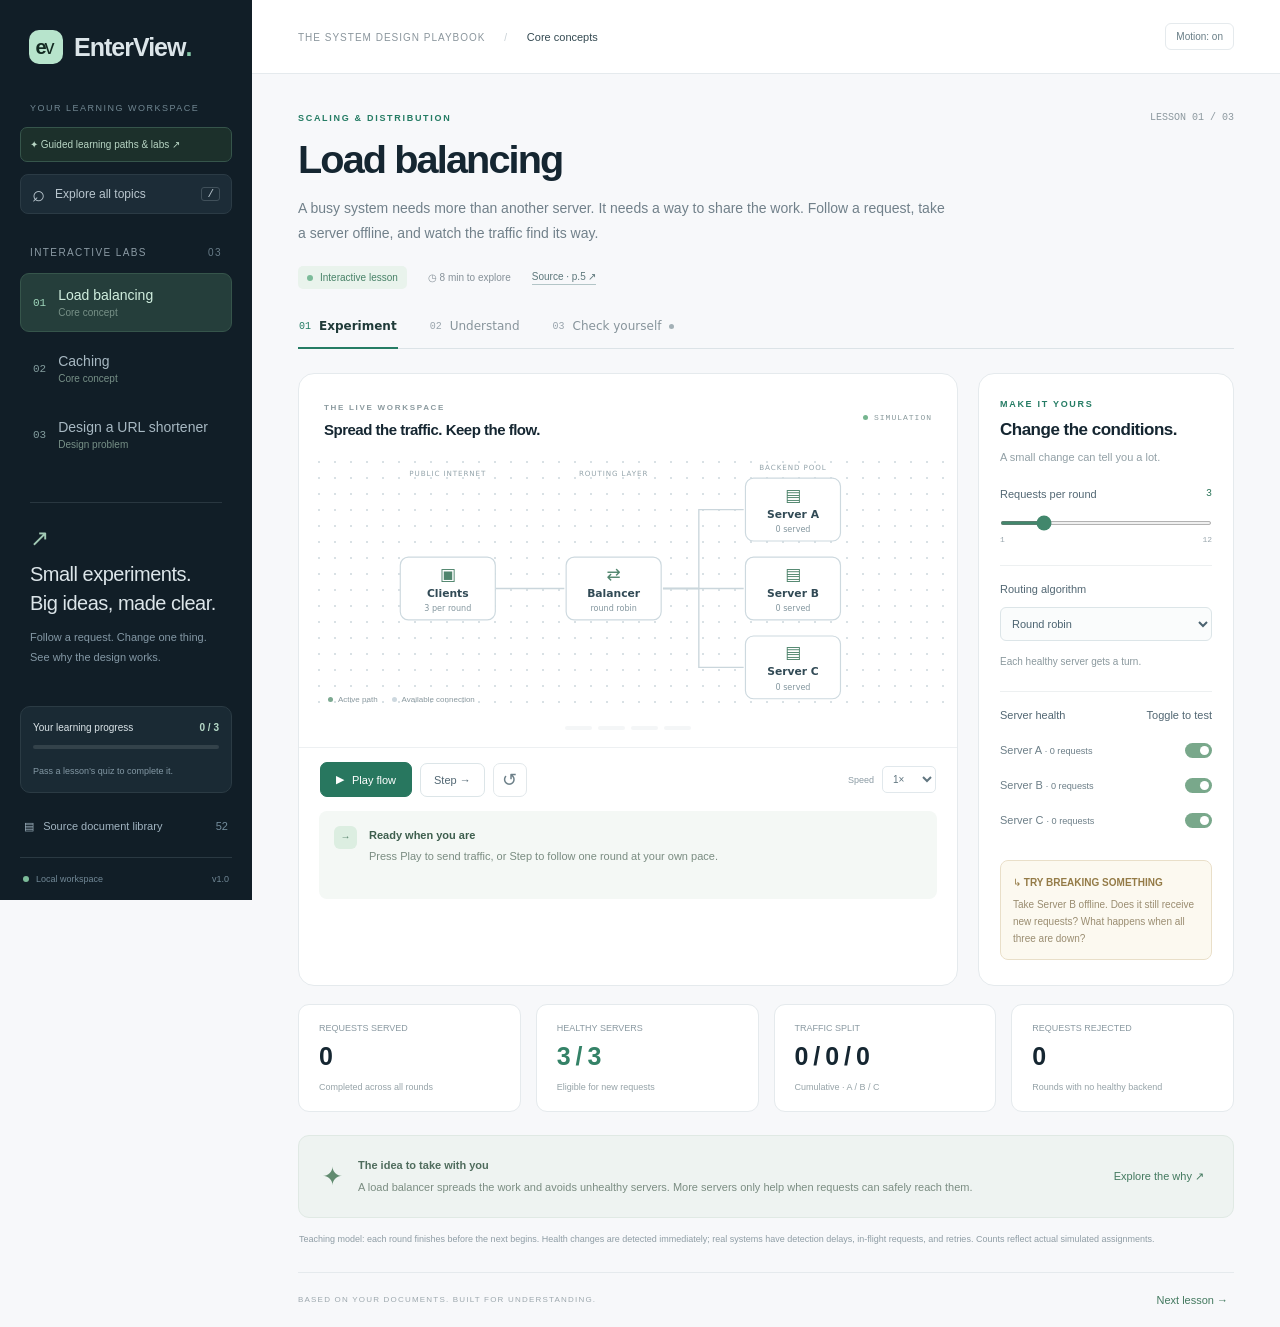
<file: index.html>
<!doctype html>
<html lang="en">
<head>
  <meta charset="utf-8">
  <meta name="viewport" content="width=device-width, initial-scale=1">
  <meta name="theme-color" content="#101820">
  <meta name="description" content="Learn system design through interactive, animated experiments based on your revision documents.">
  <title>EnterView — System design, in motion</title>
  <link rel="stylesheet" href="styles.css">
  <script src="content.js" defer></script>
  <script src="app.js" defer></script>
</head>
<body>
  <aside class="sidebar">
    <a class="brand" href="#load-balancing" aria-label="EnterView home"><span class="brand-mark">e<span>v</span></span> EnterView<span class="brand-dot">.</span></a>
    <div class="workspace-label">YOUR LEARNING WORKSPACE</div>
    <a class="knowledge-link" href="learning.html">✦ Guided learning paths & labs ↗</a>
    <button class="library-button" id="open-library"><span>⌕</span> Explore all topics <kbd>/</kbd></button>
    <div class="nav-heading">INTERACTIVE LABS <span>03</span></div>
    <nav id="lesson-nav" aria-label="Interactive lessons"></nav>
    <div class="sidebar-note"><span class="small-icon">↗</span><p>Small experiments.<br>Big ideas, made clear.</p><span>Follow a request. Change one thing.<br>See why the design works.</span></div>
    <div class="progress-card"><div><span>Your learning progress</span><strong id="progress-count">0 / 3</strong></div><div class="progress-track"><i id="progress-fill"></i></div><small>Pass a lesson’s quiz to complete it.</small></div>
    <button class="source-button" id="browse-docs">▤ &nbsp; Source document library <span>52</span></button>
    <div class="sidebar-footer"><span class="status-dot"></span> Local workspace <span>v1.0</span></div>
  </aside>
  <main>
    <header class="topbar"><span>THE SYSTEM DESIGN PLAYBOOK <span class="topbar-slash">/</span> <span id="breadcrumb">Core concepts</span></span><button class="quiet" id="motion-toggle" aria-pressed="false">Motion: on</button></header>
    <div class="page-content">
      <div class="lesson-topline"><span class="eyebrow" id="lesson-eyebrow"></span><span class="lesson-count" id="lesson-count"></span></div>
      <h1 id="lesson-title"></h1>
      <p class="intro" id="lesson-intro"></p>
      <div class="lesson-meta"><span class="pill"><span class="status-dot"></span> Interactive lesson</span><span id="lesson-time"></span><a id="source-link" target="_blank" rel="noopener">View source ↗</a></div>
      <div class="tabs" role="tablist" aria-label="Lesson sections"><button id="tab-experiment" role="tab" aria-selected="true" aria-controls="panel-experiment" data-tab="experiment">01 <span>Experiment</span></button><button id="tab-understand" role="tab" aria-selected="false" aria-controls="panel-understand" data-tab="understand">02 <span>Understand</span></button><button id="tab-check" role="tab" aria-selected="false" aria-controls="panel-check" data-tab="check">03 <span>Check yourself</span><i id="quiz-dot"></i></button></div>
      <section id="panel-experiment" role="tabpanel" aria-labelledby="tab-experiment">
        <div class="experiment-layout"><div class="lab-card"><div class="lab-heading"><div><span class="eyebrow">THE LIVE WORKSPACE</span><h2 id="diagram-title"></h2></div><span class="simulation-tag"><i></i> SIMULATION</span></div><div id="diagram" class="diagram"></div><div class="timeline" id="timeline"></div><div class="player"><button id="play" class="primary">▶ <span>Play flow</span></button><button id="step" class="secondary">Step →</button><button id="reset" class="icon-button" aria-label="Reset experiment" title="Reset experiment">↺</button><div class="player-speed"><label for="speed">Speed</label><select id="speed"><option value="1800">0.5×</option><option value="1000" selected>1×</option><option value="500">2×</option></select></div></div><div class="step-explanation" aria-live="polite" aria-atomic="true"><span id="step-number">01</span><div><strong id="step-title"></strong><p id="step-description"></p></div></div></div><aside class="controls-card"><div class="eyebrow">MAKE IT YOURS</div><h2>Change the conditions.</h2><p class="control-intro">A small change can tell you a lot.</p><div id="lab-controls"></div></aside></div>
        <div class="metrics" id="metrics" aria-label="Simulation measurements"></div>
        <div class="takeaway"><span>✦</span><div><strong>The idea to take with you</strong><p id="takeaway"></p></div><button class="text-button" id="understand-next">Explore the why ↗</button></div>
        <p class="model-note" id="model-note"></p>
      </section>
      <section id="panel-understand" role="tabpanel" aria-labelledby="tab-understand" hidden></section>
      <section id="panel-check" role="tabpanel" aria-labelledby="tab-check" hidden></section>
      <footer class="page-footer"><span>BASED ON YOUR DOCUMENTS. BUILT FOR UNDERSTANDING.</span><button id="next-lesson" class="text-button">Next lesson →</button></footer>
    </div>
  </main>
  <dialog id="library-dialog" aria-labelledby="library-title"><div class="dialog-head"><div><span class="eyebrow">YOUR SOURCE LIBRARY</span><h2 id="library-title">52 ways to see the system.</h2></div><button class="icon-button" id="close-library" aria-label="Close library">×</button></div><p>Three animated labs, plus direct access to every topic in your two PDFs.</p><label class="search-box"><span>⌕</span><input id="library-search" type="search" placeholder="Search caching, chat, consensus…" aria-label="Search source topics"></label><div class="library-filters"><button data-filter="all" class="selected">All topics</button><button data-filter="concept">Core concepts</button><button data-filter="problem">Design problems</button></div><div id="library-results"></div><p class="library-footnote">Source pages open in a new tab. PDF page navigation depends on your browser’s PDF viewer.</p></dialog>
  <div id="toast" role="status"></div>
</body>
</html>
</file>
<file: styles.css>
﻿:root{--bg:#f7f8fa;--paper:#fff;--ink:#152631;--muted:#75818a;--line:#e5eaed;--accent:#257c64;--mint:#e9f5ef;--orange:#dc7546;--nav:#111e27;--radius:16px;font-family:Inter,ui-sans-serif,-apple-system,BlinkMacSystemFont,"Segoe UI",sans-serif;color:var(--ink);font-size:14px;font-synthesis:none}*{box-sizing:border-box}body{margin:0;background:var(--bg)}button,input,select{font:inherit}button,a,input,select{-webkit-tap-highlight-color:transparent}button{cursor:pointer}button:disabled{cursor:not-allowed;opacity:.45}a{color:inherit}button:focus-visible,a:focus-visible,input:focus-visible,select:focus-visible{outline:3px solid #59ad91;outline-offset:4px}[hidden]{display:none!important}.sidebar{width:252px;background:var(--nav);color:#dce5e9;position:fixed;inset:0 auto 0 0;display:flex;flex-direction:column;padding:30px 20px 16px;z-index:10}.brand{display:flex;align-items:center;text-decoration:none;font-size:25px;font-weight:700;letter-spacing:-1px;padding:0 9px}.brand-dot{color:#86c9a9}.brand-mark{display:grid;place-items:center;background:#b7e4cc;color:#132b22;width:34px;height:34px;border-radius:10px;margin-right:11px;font-size:20px;letter-spacing:-4px;padding-right:4px}.brand-mark span{font-weight:400}.workspace-label{font-size:9px;letter-spacing:1.5px;color:#708691;margin:39px 10px 14px}.library-button{background:#1c2c37;color:#b9c6ce;border:1px solid #2b3b45;padding:12px 11px;display:flex;align-items:center;gap:10px;border-radius:8px;font-size:12px;text-align:left}.library-button>span{font-size:22px;line-height:12px}.library-button kbd{margin-left:auto;border:1px solid #40505a;border-radius:3px;padding:0 5px;font-size:11px}.nav-heading{margin:33px 10px 15px;font-size:10px;letter-spacing:1.4px;color:#8c9ba5;display:flex;justify-content:space-between}.nav-heading span{color:#687c88}nav{display:grid;gap:7px}.nav-item{width:100%;border:1px solid transparent;background:transparent;color:#a7b8c2;padding:13px 12px;display:flex;gap:12px;align-items:center;text-align:left;border-radius:9px}.nav-item.active{background:#253e3b;border-color:#36554b;color:#d1efdf}.nav-number{font:11px ui-monospace,monospace;color:#829c9d}.nav-item.active .nav-number{color:#9fd6bb}.nav-item small{display:block;font-size:10px;margin-top:4px;color:#779087}.nav-item .done{margin-left:auto;color:#a5d4b8}.sidebar-note{margin:38px 10px auto;border-top:1px solid #293740;padding-top:22px}.small-icon{color:#a2cab5;font-size:23px}.sidebar-note p{font-size:20px;font-weight:500;line-height:1.45;letter-spacing:-.5px;margin:8px 0 10px}.sidebar-note>span:last-child{font-size:11px;line-height:1.8;color:#8498a5}.progress-card{background:#1a2a34;border:1px solid #2b3b44;border-radius:10px;padding:15px 12px;margin-top:28px}.progress-card>div:first-child{display:flex;justify-content:space-between;font-size:10px}.progress-card strong{color:#b6d9c7;font-size:10px}.progress-track{background:#33424a;height:4px;border-radius:3px;margin:12px 0}.progress-track i{display:block;height:100%;background:#a7d3b9;border-radius:3px;transition:width .4s}.progress-card small{font-size:9px;color:#8398a4}.source-button{margin-top:15px;background:none;border:0;color:#a1b4c1;text-align:left;font-size:11px;padding:12px 4px}.source-button span{float:right;color:#748d9c}.sidebar-footer{border-top:1px solid #2a3942;display:flex;align-items:center;gap:7px;margin-top:12px;padding:16px 3px 0;font-size:9px;color:#718896}.sidebar-footer>span:last-child{margin-left:auto}.status-dot{display:inline-block;width:6px;height:6px;background:#7cbb99;border-radius:50%;flex-shrink:0}main{margin-left:252px}.topbar{height:74px;border-bottom:1px solid var(--line);display:flex;align-items:center;justify-content:space-between;padding:0 46px;background:#fff;font-size:10px;letter-spacing:1px;color:#8b969d}.topbar #breadcrumb{color:#334951;letter-spacing:0;font-size:11px}.topbar-slash{margin:0 15px;color:#c6cfd4}.quiet{border:1px solid var(--line);background:white;border-radius:6px;padding:7px 10px;font-size:10px;color:#687d86;letter-spacing:0}.page-content{max-width:1350px;margin:auto;padding:38px 46px 20px}.lesson-topline{display:flex;justify-content:space-between;align-items:center}.eyebrow{font-size:9px;font-weight:650;letter-spacing:1.7px;color:var(--accent)}.lesson-count{font:10px ui-monospace,monospace;color:#8d999f}h1{font-size:clamp(32px,3.1vw,46px);font-weight:600;letter-spacing:-1.9px;line-height:1.15;margin:14px 0 13px}h2{font-weight:600;letter-spacing:-.5px}.intro{max-width:650px;font-size:14px;line-height:1.8;color:#71808a;margin:0}.lesson-meta{display:flex;gap:21px;align-items:center;font-size:10px;color:#859098;margin-top:20px}.pill{display:flex;gap:7px;align-items:center;color:#478167;background:#e9f3ec;padding:6px 9px;border-radius:5px}.lesson-meta a{text-decoration:none;color:#5d777b;border-bottom:1px solid #b3c5c7;padding-bottom:2px}.tabs{display:flex;border-bottom:1px solid #dce3e7;margin:30px 0 24px;gap:31px}.tabs button{display:flex;gap:8px;align-items:center;position:relative;padding:0 1px 15px;border:0;background:none;color:#9aa5ad;font:10px ui-monospace,monospace}.tabs button span{font:12px Inter,ui-sans-serif,system-ui;color:#87949b}.tabs button[aria-selected=true]{color:var(--accent)}.tabs button[aria-selected=true] span{color:#203b39;font-weight:600}.tabs button[aria-selected=true]:after{content:"";position:absolute;bottom:-1px;left:0;right:0;height:2px;background:var(--accent)}.tabs i{width:5px;height:5px;background:#a3b0b6;border-radius:50%}.tabs i.complete{background:var(--accent)}.experiment-layout{display:grid;grid-template-columns:minmax(0,1fr) 256px;gap:20px}.lab-card,.controls-card{background:white;border:1px solid var(--line);border-radius:var(--radius);overflow:hidden}.lab-heading{padding:23px 25px 0;display:flex;justify-content:space-between;gap:8px;align-items:center}.lab-heading .eyebrow{font-size:8px;color:#8b9a9f}.lab-heading h2{font-size:15px;margin:8px 0 0}.simulation-tag{font:8px ui-monospace,monospace;letter-spacing:1px;color:#8a9a9d;display:flex;align-items:center;gap:6px}.simulation-tag i{width:5px;height:5px;background:#75b58f;border-radius:50%}.diagram{height:260px;position:relative;overflow:hidden;background-image:radial-gradient(#d9e1e5 .8px,transparent .8px);background-size:16px 16px;margin:16px 12px 4px;border-radius:8px}.diagram svg{width:100%;height:100%;display:block}.diagram svg text{font-family:Inter,ui-sans-serif,system-ui}.wire{fill:none;stroke:#cad6dc;stroke-width:1.5}.wire.active{stroke:#55967b;stroke-width:2;stroke-dasharray:5 4}.node-box{fill:white;stroke:#cdd9df;stroke-width:1.3}.node.active .node-box{fill:#edf7ef;stroke:#81b79c}.node.down .node-box{fill:#fdf1ed;stroke:#dea18c;stroke-dasharray:4 3}.node-title{font-size:12px;font-weight:600;fill:#314a55}.node-sub{font-size:9px;fill:#83969e}.node-icon{font-size:19px;fill:#50856d}.node.down .node-icon{fill:#c4775b}.diagram-label{font-size:8px;fill:#93a3aa;letter-spacing:1px}.packet{fill:#38876b;stroke:white;stroke-width:2;filter:drop-shadow(0 1px 4px #9ac6b0)}.diagram-key{position:absolute;left:17px;bottom:10px;font-size:8px;display:flex;gap:14px;color:#89989e}.diagram-key span{display:flex;align-items:center;gap:5px}.diagram-key i{height:5px;width:5px;background:#7ca991;border-radius:50%}.diagram-key span:last-child i{background:#cdd8df}.timeline{display:flex;justify-content:center;gap:6px;padding:8px 10px 17px}.timeline button{background:#e7ecee;border:0;border-radius:3px;width:27px;height:4px;padding:0;cursor:default}.timeline button.current{background:#39866d}.timeline button.past{background:#b8d6c7}.player{border-top:1px solid #edf0f2;padding:14px 21px;display:flex;gap:8px;align-items:center}.primary{border:1px solid #28755e;background:#28775f;color:white;border-radius:7px;padding:10px 15px;font-size:11px;display:inline-flex;gap:8px;align-items:center;justify-content:center}.primary:hover{background:#1b624c}.secondary{background:#fff;border:1px solid #dce5e8;border-radius:7px;padding:10px 13px;color:#526773;font-size:11px}.secondary:hover,.icon-button:hover{background:#f1f6f4}.icon-button{border:1px solid #e2e8eb;background:white;border-radius:7px;width:34px;height:34px;font-size:18px;color:#6d8089}.player-speed{margin-left:auto;display:flex;gap:8px;align-items:center;font-size:9px;color:#8b9ba4}.player-speed select{border:1px solid #e1e8ec;background:white;padding:6px;border-radius:5px;font-size:10px;color:#617680}.step-explanation{margin:0 20px 20px;display:flex;align-items:flex-start;gap:12px;min-height:88px;padding:15px;background:#f4f8f5;border-radius:8px}.step-explanation>span{display:grid;place-items:center;width:23px;height:23px;flex-shrink:0;background:#dceee1;border-radius:6px;font:10px ui-monospace,monospace;color:#55836b}.step-explanation strong{font-size:11px;font-weight:600;color:#3d5e4d}.step-explanation p{font-size:11px;line-height:1.7;color:#7a8c81;margin:5px 0 0}.controls-card{padding:25px 21px}.controls-card h2{font-size:17px;line-height:1.4;margin:9px 0}.control-intro{font-size:11px;color:#92a0a6;margin:0 0 25px}.control-group{margin:21px 0;border-top:1px solid #edf0f1;padding-top:17px}.control-group:first-child{border-top:0;padding-top:0}.control-label{display:flex;justify-content:space-between;align-items:center;font-size:11px;color:#526773;margin-bottom:12px}.control-label output{color:#2f775c;font:10px ui-monospace,monospace}input[type=range]{width:100%;accent-color:#42876c;height:4px;margin:7px 0 10px;cursor:pointer}.range-ends{display:flex;justify-content:space-between;font:8px ui-monospace,monospace;color:#9aa7ae}.control-group select,.text-input{width:100%;border:1px solid #dce5e8;border-radius:6px;padding:9px 7px;background:#fafcfc;font-size:11px;color:#4b6370}.control-hint{font-size:10px;color:#8b999e;line-height:1.7;margin:12px 0 0}.server-toggle{display:flex;width:100%;border:0;background:transparent;justify-content:space-between;align-items:center;padding:10px 0;color:#6d7f88;font-size:11px}.switch{width:27px;height:15px;border-radius:20px;background:#c9d3d8;display:inline-block;position:relative}.switch:after{content:"";position:absolute;top:3px;left:3px;width:9px;height:9px;border-radius:50%;background:white;transition:transform .2s}.server-toggle[aria-pressed=true] .switch{background:#79a88b}.server-toggle[aria-pressed=true] .switch:after{transform:translateX(12px)}.challenge{border:1px solid #e9dfc9;background:#fcf9f0;border-radius:8px;padding:12px;margin-top:22px}.challenge strong{font-size:10px;color:#947b47}.challenge p{font-size:10px;line-height:1.7;color:#9a8d71;margin:7px 0 0}.metrics{display:grid;grid-template-columns:repeat(4,1fr);gap:15px;margin:18px 0}.metric{padding:18px 20px;background:#fff;border:1px solid var(--line);border-radius:11px}.metric-label{color:#8b9aa2;font-size:9px;display:flex;gap:5px;align-items:center}.metric strong{font-size:25px;letter-spacing:-1px;display:block;margin:9px 0 6px;font-weight:550}.metric small{font-size:9px;color:#96a3a8}.metric.emphasis strong{color:#348267}.takeaway{display:flex;gap:15px;align-items:center;padding:20px 23px;background:#eef3f1;border:1px solid #e0e9e4;border-radius:11px;margin-top:23px}.takeaway>span{font-size:25px;color:#618b70}.takeaway strong{font-size:11px;color:#4f6c5d}.takeaway p{font-size:11px;color:#7b8d82;line-height:1.7;margin:6px 0 0}.text-button{border:0;background:none;color:#43795f;white-space:nowrap;font-size:11px}.takeaway button{margin-left:auto}.model-note{font-size:9px;line-height:1.7;color:#8f9da5;margin:14px 1px}.page-footer{display:flex;justify-content:space-between;border-top:1px solid var(--line);margin-top:25px;padding-top:20px;align-items:center}.page-footer>span{font-size:8px;letter-spacing:1.2px;color:#9da8ae}.reading-grid{display:grid;grid-template-columns:1fr 1fr;gap:18px}.reading-card,.quiz-card{background:white;border:1px solid var(--line);border-radius:13px;padding:26px}.reading-card h2{font-size:19px;line-height:1.4;margin:10px 0 15px}.reading-card p,.reading-card li{font-size:13px;line-height:1.9;color:#6e818b}.reading-card ul{padding-left:18px}.reading-card.wide{grid-column:1/-1}.reading-card .analogy{font-size:21px;color:#466553;line-height:1.6;letter-spacing:-.4px}.reading-actions{display:flex;gap:15px;margin-top:23px}.quiz-intro{color:#7c8d97;font-size:13px;line-height:1.8;margin-bottom:22px}.quiz-card{margin-bottom:16px}.quiz-card h3{font-size:15px;font-weight:550;line-height:1.7;margin:13px 0 17px}.quiz-options{display:grid;gap:9px}.quiz-option{display:flex;align-items:center;gap:11px;padding:13px;border:1px solid #e0e7ea;background:#fcfdfd;text-align:left;border-radius:7px;font-size:12px;line-height:1.6;color:#667d87}.quiz-option span{font:10px ui-monospace,monospace;background:#eef2f4;display:grid;place-items:center;flex-shrink:0;width:23px;height:23px;border-radius:4px}.quiz-option.correct{border-color:#68a889;background:#f0f8f2}.quiz-option.incorrect{border-color:#dca08a;background:#fff5ef}.quiz-feedback{font-size:12px;line-height:1.8;padding:13px 0 0;color:#627b6a}.quiz-result{background:#eaf4ed;padding:21px;border-radius:10px;margin-top:20px;color:#3f7357;font-size:13px;line-height:1.8}.quiz-result button{margin-left:10px}dialog{width:min(760px,calc(100% - 32px));padding:30px;border:1px solid #dce5e5;border-radius:18px;color:var(--ink);box-shadow:0 30px 100px #10273040;max-height:85vh}dialog::backdrop{background:#0e202a99;backdrop-filter:blur(4px)}.dialog-head{display:flex;align-items:center;justify-content:space-between;gap:15px}.dialog-head h2{font-size:24px;margin:10px 0}.dialog-head+p{font-size:12px;color:#83919a;line-height:1.8}.search-box{display:flex;gap:10px;align-items:center;border:1px solid #d9e2e7;border-radius:9px;padding:11px 14px;margin-top:22px}.search-box>span{font-size:22px;color:#7f9b92}.search-box input{border:0;outline:none;min-width:0;width:100%;font-size:13px}.library-filters{display:flex;gap:8px;margin:19px 0}.library-filters button{border:1px solid #e1e8e9;background:white;padding:8px 11px;border-radius:7px;font-size:11px;color:#72848d}.library-filters button.selected{background:#e7f3ec;color:#42755a;border-color:#b6d5c4}#library-results{max-height:45vh;overflow:auto}.library-row{display:flex;align-items:center;gap:14px;border-bottom:1px solid #edf1f3;padding:13px 5px}.library-row>span{font:10px ui-monospace,monospace;color:#9cabb1;min-width:23px}.library-row h3{font-size:12px;font-weight:550;margin:0 0 4px}.library-row small{font-size:10px;color:#94a1a8}.library-row>div{flex:1}.library-row a{font-size:10px;color:#658475;white-space:nowrap;text-decoration:none}.library-row button{border:0;background:#edf5ef;padding:7px 9px;font-size:10px;color:#4d7c61;border-radius:5px}.library-footnote{font-size:10px;color:#99a5ac;line-height:1.6}.empty{font-size:13px;color:#899ba2;padding:25px}.segmented{display:flex;border:1px solid #dce6e6;padding:3px;border-radius:7px;margin-bottom:15px}.segmented button{flex:1;border:0;padding:7px 2px;background:none;color:#8b9b9f;border-radius:4px;font-size:10px}.segmented button.selected{background:#e9f2ed;color:#3f7759}.full-button{width:100%;margin-top:10px}.input-label{font-size:10px;color:#687e88;display:block;margin:10px 0 7px}.mini-action{border:0;background:none;color:#5e8770;padding:8px 0;font-size:10px}.status-message{font-size:10px;line-height:1.7;color:#6d8574;padding-top:9px;overflow-wrap:anywhere}#toast{position:fixed;bottom:25px;left:calc(50% + 126px);transform:translateX(-50%);background:#183b2e;color:#d9f0e2;border-radius:9px;padding:13px 23px;font-size:12px;z-index:99;opacity:0;pointer-events:none;transition:opacity .2s}#toast.visible{opacity:1}.error-text{color:#b9654c}.model-table{width:100%;border-collapse:collapse;font-size:11px;margin-top:10px}.model-table td,.model-table th{padding:12px 5px;border-bottom:1px solid #e8eef0;text-align:left;color:#75858c}.model-table th{color:#3e6250;font-weight:500}.mini-levels{display:flex;gap:6px;margin-bottom:16px}.mini-levels button{border:1px solid #d9e4df;background:white;padding:7px 11px;border-radius:5px;font-size:11px;color:#698171}.mini-levels button.selected{background:#e6f1e9;border-color:#98bca5}.node{transition:opacity .2s}.no-motion *{scroll-behavior:auto!important;transition:none!important;animation:none!important}@media(min-width:1600px){.page-content{padding-top:48px}.diagram{height:300px}.lab-heading{padding-top:27px}.controls-card{padding-top:29px}}@media(max-width:1150px){.sidebar{width:215px;padding-left:14px;padding-right:14px}main{margin-left:215px}.topbar{padding:0 26px}.page-content{padding:30px 26px 20px}.experiment-layout{grid-template-columns:minmax(0,1fr) 220px;gap:14px}.controls-card{padding:22px 15px}.lab-heading{padding:20px 18px 0}.metric{padding:15px}.sidebar-note p{font-size:18px}.simulation-tag{display:none}#toast{left:calc(50% + 107px)}}@media(max-width:920px){.experiment-layout{grid-template-columns:1fr}.controls-card{padding:20px}.controls-card #lab-controls{display:grid;grid-template-columns:1fr 1fr;gap:12px 25px}.control-group{margin:10px 0;border-top:0;padding:0}.challenge{margin:10px 0}.control-intro{margin-bottom:12px}.diagram{height:300px}.sidebar-note{display:none}.progress-card{margin-top:auto}.metrics{gap:9px}.metric strong{font-size:22px}.takeaway{flex-wrap:wrap}.takeaway button{margin-left:40px}.reading-grid{grid-template-columns:1fr}.reading-card.wide{grid-column:auto}}@media(max-width:650px){.sidebar{position:static;width:100%;padding:17px 18px;display:block}.brand{font-size:23px;padding:0}.brand-mark{height:29px;width:29px;font-size:17px}.workspace-label,.nav-heading,.sidebar-note,.progress-card,.sidebar-footer,.source-button{display:none}.library-button{position:absolute;right:17px;top:17px;padding:9px 11px;font-size:0;gap:0}.library-button>span{font-size:23px}.library-button kbd{display:none}nav{display:flex;margin-top:20px;gap:7px}.nav-item{padding:10px 8px;gap:7px;font-size:10px;justify-content:center}.nav-number{font-size:9px}.nav-item small,.nav-item .done{display:none}main{margin-left:0}.topbar{height:52px;padding:0 20px;font-size:8px}.topbar #breadcrumb{font-size:9px}.topbar-slash{margin:0 7px}.quiet{font-size:8px;padding:6px}.page-content{padding:25px 17px 20px}h1{font-size:36px;letter-spacing:-1.4px}.intro{font-size:12px}.lesson-meta{gap:12px;font-size:9px}.tabs{gap:21px;margin-top:25px}.tabs button span{font-size:11px}.diagram{height:255px;margin:15px 3px 0}.lab-heading{padding:20px 17px 0}.lab-heading h2{font-size:14px}.player{padding:13px}.player-speed{gap:4px}.player-speed label{display:none}.step-explanation{margin:0 13px 13px;padding:12px;min-height:90px}.controls-card #lab-controls{gap:15px;grid-template-columns:1fr 1fr}.metrics{grid-template-columns:1fr 1fr}.metric strong{font-size:25px}.takeaway{padding:17px}.page-footer>span{font-size:6px;max-width:180px;line-height:1.8}.reading-card,.quiz-card{padding:21px}.dialog-head h2{font-size:20px}dialog{padding:21px}.library-row{gap:8px}.library-row h3{font-size:11px}.library-row a{font-size:9px}#toast{left:50%;width:90%;text-align:center}.reading-actions{flex-wrap:wrap}.text-input{font-size:10px}}
@media(prefers-reduced-motion:reduce){*{transition:none!important;animation:none!important}}
.step-explanation>div{min-width:0;overflow-wrap:anywhere}.metric{min-width:0}.takeaway>div{min-width:0;flex:1}.reading-actions a{align-self:center;text-decoration:none}
.brand-mark{display:flex;justify-content:center;align-items:center;gap:0;letter-spacing:-2px;flex-shrink:0}.brand-mark span{display:inline}
.knowledge-link{display:block;color:#b8d5c4;border:1px solid #36554b;background:#1c302b;padding:11px 9px;border-radius:7px;font-size:10px;text-decoration:none;margin-bottom:12px}@media(max-width:650px){.knowledge-link{font-size:9px;width:max-content;margin:15px 0 0;padding:7px 10px}}
</file>
